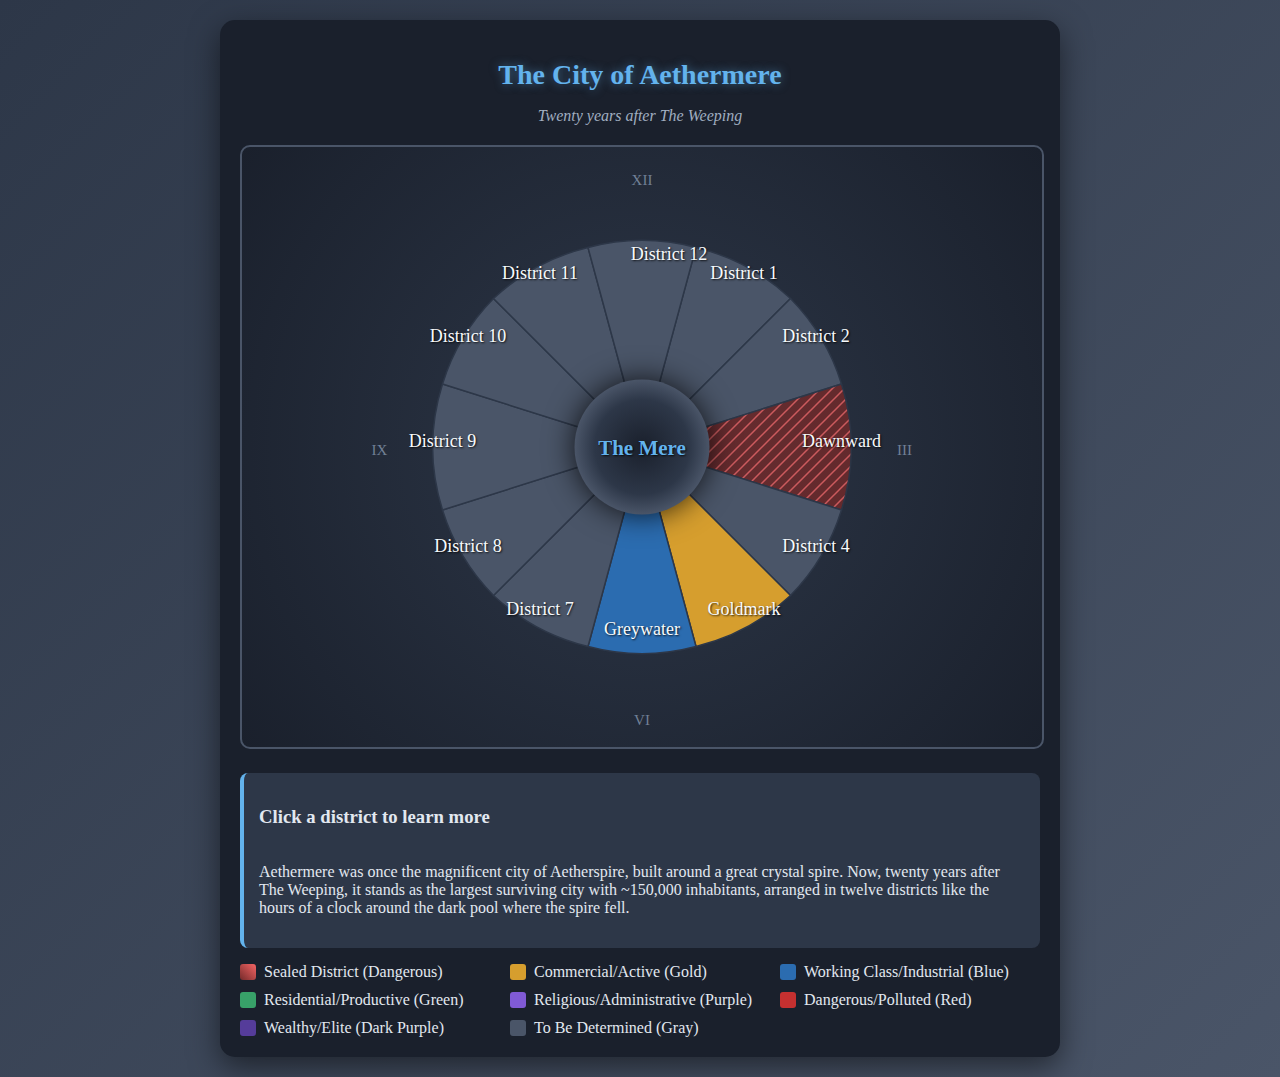
<file: aethermere_map.html>
<!DOCTYPE html>
<html lang="en">
<head>
    <meta charset="UTF-8">
    <meta name="viewport" content="width=device-width, initial-scale=1.0">
    <title>Aethermere City Map</title>
    <style>
        body {
            margin: 0;
            padding: 20px;
            background: linear-gradient(135deg, #2d3748, #4a5568);
            font-family: 'Georgia', serif;
            color: #e2e8f0;
        }
        
        .map-container {
            max-width: 800px;
            margin: 0 auto;
            background: #1a202c;
            border-radius: 15px;
            padding: 20px;
            box-shadow: 0 10px 30px rgba(0,0,0,0.5);
        }
        
        .map-title {
            text-align: center;
            font-size: 28px;
            margin-bottom: 10px;
            color: #63b3ed;
            text-shadow: 0 0 10px rgba(99, 179, 237, 0.5);
        }
        
        .map-subtitle {
            text-align: center;
            font-style: italic;
            color: #a0aec0;
            margin-bottom: 20px;
        }
        
        #map-svg {
            width: 100%;
            height: 600px;
            border: 2px solid #4a5568;
            border-radius: 10px;
            background: radial-gradient(circle at center, #2d3748, #1a202c);
        }
        
        .district {
            cursor: pointer;
            transition: all 0.3s ease;
            stroke: #2d3748;
            stroke-width: 1;
        }
        
        .district:hover {
            filter: brightness(1.3);
            stroke-width: 3;
        }
        
        .district-label {
            font-family: 'Georgia', serif;
            font-size: 12px;
            text-anchor: middle;
            fill: #f7fafc;
            text-shadow: 1px 1px 2px rgba(0,0,0,0.8);
            pointer-events: none;
        }
        
        .hour-marker {
            fill: #718096;
            font-size: 10px;
            text-anchor: middle;
        }
        
        .mere {
            fill: url(#mereGradient);
            filter: drop-shadow(0 0 10px rgba(0,0,0,0.8));
        }
        
        .sealed {
            fill: url(#sealedPattern);
            opacity: 0.8;
        }
        
        .info-panel {
            margin-top: 20px;
            padding: 15px;
            background: #2d3748;
            border-radius: 8px;
            border-left: 4px solid #63b3ed;
        }
        
        .info-header {
            display: flex;
            justify-content: space-between;
            align-items: center;
            margin-bottom: 10px;
        }
        
        .edit-btn {
            background: #63b3ed;
            color: #1a202c;
            border: none;
            padding: 4px 12px;
            border-radius: 4px;
            font-size: 12px;
            font-family: 'Georgia', serif;
            cursor: pointer;
            font-weight: bold;
        }
        
        .edit-btn:hover {
            opacity: 0.8;
        }
        
        .legend {
            display: grid;
            grid-template-columns: repeat(auto-fit, minmax(200px, 1fr));
            gap: 10px;
            margin-top: 15px;
        }
        
        .legend-item {
            display: flex;
            align-items: center;
            gap: 8px;
        }
        
        .legend-color {
            width: 16px;
            height: 16px;
            border-radius: 3px;
        }
        
        .edit-panel {
            display: none;
            position: fixed;
            top: 50%;
            left: 50%;
            transform: translate(-50%, -50%);
            background: #1a202c;
            border: 2px solid #63b3ed;
            border-radius: 10px;
            padding: 20px;
            z-index: 1000;
            box-shadow: 0 10px 30px rgba(0,0,0,0.8);
            width: 400px;
        }
        
        .edit-panel h3 {
            color: #63b3ed;
            margin-top: 0;
        }
        
        .form-group {
            margin-bottom: 15px;
        }
        
        .form-group label {
            display: block;
            color: #e2e8f0;
            margin-bottom: 5px;
            font-weight: bold;
        }
        
        .form-group input, .form-group textarea, .form-group select {
            width: 100%;
            padding: 8px;
            background: #2d3748;
            border: 1px solid #4a5568;
            border-radius: 5px;
            color: #e2e8f0;
            font-family: 'Georgia', serif;
        }
        
        .form-group textarea {
            height: 60px;
            resize: vertical;
        }
        
        .button-group {
            display: flex;
            gap: 10px;
            justify-content: flex-end;
            margin-top: 20px;
        }
        
        .btn {
            padding: 8px 16px;
            border: none;
            border-radius: 5px;
            cursor: pointer;
            font-family: 'Georgia', serif;
            font-weight: bold;
        }
        
        .btn-primary {
            background: #63b3ed;
            color: #1a202c;
        }
        
        .btn-secondary {
            background: #4a5568;
            color: #e2e8f0;
        }
        
        .btn:hover {
            opacity: 0.8;
        }
        
        .overlay {
            display: none;
            position: fixed;
            top: 0;
            left: 0;
            width: 100%;
            height: 100%;
            background: rgba(0,0,0,0.7);
            z-index: 999;
        }
    </style>
</head>
<body>
    <div class="map-container">
        <h1 class="map-title">The City of Aethermere</h1>
        <p class="map-subtitle">Twenty years after The Weeping</p>
        
        <svg id="map-svg" viewBox="0 0 400 400">
            <!-- Gradients and Patterns -->
            <defs>
                <radialGradient id="mereGradient" cx="50%" cy="50%" r="50%">
                    <stop offset="0%" style="stop-color:#1a202c"/>
                    <stop offset="70%" style="stop-color:#2d3748"/>
                    <stop offset="100%" style="stop-color:#4a5568"/>
                </radialGradient>
                
                <pattern id="sealedPattern" patternUnits="userSpaceOnUse" width="8" height="8">
                    <rect width="8" height="8" fill="#742a2a"/>
                    <path d="M0,8 L8,0 M-2,2 L2,-2 M6,10 L10,6" stroke="#f56565" stroke-width="1"/>
                </pattern>
            </defs>
            
            <!-- Hour markers -->
            <g id="hour-markers">
                <!-- 12 o'clock -->
                <text x="200" y="25" class="hour-marker">XII</text>
                <!-- 3 o'clock -->
                <text x="375" y="205" class="hour-marker">III</text>
                <!-- 6 o'clock -->
                <text x="200" y="385" class="hour-marker">VI</text>
                <!-- 9 o'clock -->
                <text x="25" y="205" class="hour-marker">IX</text>
            </g>
            
            <!-- 12 Districts (30 degrees each, starting from 12 o'clock) -->
            
            <!-- District 1 (1 o'clock - 15° to 45°) -->
            <path d="M 200,200 L 236,67 A 140,140 0 0,1 299,101 Z" 
                  class="district" 
                  style="fill:#4a5568"
                  data-name="District 1"
                  data-info="To be determined as the campaign develops."
                  data-status="Unknown"/>
            
            <!-- District 2 (2 o'clock - 45° to 75°) -->
            <path d="M 200,200 L 299,101 A 140,140 0 0,1 333,158 Z" 
                  class="district" 
                  style="fill:#4a5568"
                  data-name="District 2"
                  data-info="To be determined as the campaign develops."
                  data-status="Unknown"/>
            
            <!-- Dawnward - District 3 (3 o'clock - 75° to 105°) - SEALED -->
            <path d="M 200,200 L 333,158 A 140,140 0 0,1 333,242 Z" 
                  class="district sealed" 
                  data-name="Dawnward (3rd)"
                  data-info="Sealed District - Dangerous magical effects from The Weeping. Ratmen stronghold underneath."
                  data-status="Sealed - Dangerous"/>
            
            <!-- District 4 (4 o'clock - 105° to 135°) -->
            <path d="M 200,200 L 333,242 A 140,140 0 0,1 299,299 Z" 
                  class="district" 
                  style="fill:#4a5568"
                  data-name="District 4"
                  data-info="To be determined as the campaign develops."
                  data-status="Unknown"/>
            
            <!-- Goldmark - District 5 (5 o'clock - 135° to 165°) -->
            <path d="M 200,200 L 299,299 A 140,140 0 0,1 236,333 Z" 
                  class="district" 
                  style="fill:#d69e2e"
                  data-name="Goldmark (5th)"
                  data-info="Commercial heart - Guild halls, markets, active trade."
                  data-status="Active"/>
            
            <!-- Greywater - District 6 (6 o'clock - 165° to 195°) -->
            <path d="M 200,200 L 236,333 A 140,140 0 0,1 164,333 Z" 
                  class="district" 
                  style="fill:#2b6cb0"
                  data-name="Greywater (6th)"
                  data-info="Working class, docks. Renamed from Brightwater after The Weeping."
                  data-status="Struggling"/>
            
            <!-- District 7 (7 o'clock - 195° to 225°) -->
            <path d="M 200,200 L 164,333 A 140,140 0 0,1 101,299 Z" 
                  class="district" 
                  style="fill:#4a5568"
                  data-name="District 7"
                  data-info="To be determined as the campaign develops."
                  data-status="Unknown"/>
            
            <!-- District 8 (8 o'clock - 225° to 255°) -->
            <path d="M 200,200 L 101,299 A 140,140 0 0,1 67,242 Z" 
                  class="district" 
                  style="fill:#4a5568"
                  data-name="District 8"
                  data-info="To be determined as the campaign develops."
                  data-status="Unknown"/>
            
            <!-- District 9 (9 o'clock - 255° to 285°) -->
            <path d="M 200,200 L 67,242 A 140,140 0 0,1 67,158 Z" 
                  class="district" 
                  style="fill:#4a5568"
                  data-name="District 9"
                  data-info="To be determined as the campaign develops."
                  data-status="Unknown"/>
            
            <!-- District 10 (10 o'clock - 285° to 315°) -->
            <path d="M 200,200 L 67,158 A 140,140 0 0,1 101,101 Z" 
                  class="district" 
                  style="fill:#4a5568"
                  data-name="District 10"
                  data-info="To be determined as the campaign develops."
                  data-status="Unknown"/>
            
            <!-- District 11 (11 o'clock - 315° to 345°) -->
            <path d="M 200,200 L 101,101 A 140,140 0 0,1 164,67 Z" 
                  class="district" 
                  style="fill:#4a5568"
                  data-name="District 11"
                  data-info="To be determined as the campaign develops."
                  data-status="Unknown"/>
            
            <!-- District 12 (12 o'clock - 345° to 15°) -->
            <path d="M 200,200 L 164,67 A 140,140 0 0,1 236,67 Z" 
                  class="district" 
                  style="fill:#4a5568"
                  data-name="District 12"
                  data-info="To be determined as the campaign develops."
                  data-status="Unknown"/>
            
            <!-- The Mere (Center) -->
            <circle cx="200" cy="200" r="45" class="mere"/>
            
            <!-- District Labels positioned at midpoint of each segment -->
            <text x="218" y="75" class="district-label">District 12</text>
            <text x="268" y="88" class="district-label">District 1</text>
            <text x="316" y="130" class="district-label">District 2</text>
            <text x="333" y="200" class="district-label">Dawnward</text>
            <text x="316" y="270" class="district-label">District 4</text>
            <text x="268" y="312" class="district-label">Goldmark</text>
            <text x="200" y="325" class="district-label">Greywater</text>
            <text x="132" y="312" class="district-label">District 7</text>
            <text x="84" y="270" class="district-label">District 8</text>
            <text x="67" y="200" class="district-label">District 9</text>
            <text x="84" y="130" class="district-label">District 10</text>
            <text x="132" y="88" class="district-label">District 11</text>
            
            <!-- The Mere Label -->
            <text x="200" y="205" class="district-label" style="fill:#63b3ed; font-size:14px; font-weight:bold;">The Mere</text>
        </svg>
        
        <div class="info-panel">
            <div class="info-header">
                <h3 id="district-name">Click a district to learn more</h3>
                <button class="edit-btn" id="edit-btn" onclick="editCurrentDistrict()" style="display: none;">Edit</button>
            </div>
            <p id="district-info">Aethermere was once the magnificent city of Aetherspire, built around a great crystal spire. Now, twenty years after The Weeping, it stands as the largest surviving city with ~150,000 inhabitants, arranged in twelve districts like the hours of a clock around the dark pool where the spire fell.</p>
            <p id="district-status"></p>
        </div>
        
        <div class="legend">
            <div class="legend-item">
                <div class="legend-color" style="background: linear-gradient(45deg, #742a2a, #f56565);"></div>
                <span>Sealed District (Dangerous)</span>
            </div>
            <div class="legend-item">
                <div class="legend-color" style="background: #d69e2e;"></div>
                <span>Commercial/Active (Gold)</span>
            </div>
            <div class="legend-item">
                <div class="legend-color" style="background: #2b6cb0;"></div>
                <span>Working Class/Industrial (Blue)</span>
            </div>
            <div class="legend-item">
                <div class="legend-color" style="background: #38a169;"></div>
                <span>Residential/Productive (Green)</span>
            </div>
            <div class="legend-item">
                <div class="legend-color" style="background: #805ad5;"></div>
                <span>Religious/Administrative (Purple)</span>
            </div>
            <div class="legend-item">
                <div class="legend-color" style="background: #c53030;"></div>
                <span>Dangerous/Polluted (Red)</span>
            </div>
            <div class="legend-item">
                <div class="legend-color" style="background: #553c9a;"></div>
                <span>Wealthy/Elite (Dark Purple)</span>
            </div>
            <div class="legend-item">
                <div class="legend-color" style="background: #4a5568;"></div>
                <span>To Be Determined (Gray)</span>
            </div>
        </div>
        
        <!-- Edit Panel -->
        <div class="overlay" id="overlay"></div>
        <div class="edit-panel" id="edit-panel">
            <h3>Edit District</h3>
            <div class="form-group">
                <label for="edit-name">District Name:</label>
                <input type="text" id="edit-name" placeholder="e.g., Goldmark (5th)">
            </div>
            <div class="form-group">
                <label for="edit-info">Description:</label>
                <textarea id="edit-info" placeholder="Describe this district..."></textarea>
            </div>
            <div class="form-group">
                <label for="edit-status">Status:</label>
                <input type="text" id="edit-status" placeholder="e.g., Active, Struggling, Dangerous">
            </div>
            <div class="form-group">
                <label for="edit-type">District Type:</label>
                <select id="edit-type">
                    <option value="#4a5568">To Be Determined (Gray)</option>
                    <option value="#d69e2e">Commercial/Active (Gold)</option>
                    <option value="#2b6cb0">Working Class/Industrial (Blue)</option>
                    <option value="#38a169">Residential/Productive (Green)</option>
                    <option value="#805ad5">Religious/Administrative (Purple)</option>
                    <option value="#c53030">Dangerous/Polluted (Red)</option>
                    <option value="#553c9a">Wealthy/Elite (Dark Purple)</option>
                    <option value="sealed">Sealed District (Red Pattern)</option>
                </select>
            </div>
            <div class="button-group">
                <button class="btn btn-secondary" onclick="closeEditPanel()">Cancel</button>
                <button class="btn btn-primary" onclick="saveDistrict()">Save</button>
            </div>
        </div>
    </div>

    <script>
        let currentEditingDistrict = null;
        let currentSelectedDistrict = null;
        
        // Default district data
        const defaultDistrictData = {
            'District 12': { name: 'District 12', info: 'To be determined as the campaign develops.', status: 'Unknown', color: '#4a5568' },
            'District 1': { name: 'District 1', info: 'To be determined as the campaign develops.', status: 'Unknown', color: '#4a5568' },
            'District 2': { name: 'District 2', info: 'To be determined as the campaign develops.', status: 'Unknown', color: '#4a5568' },
            'Dawnward (3rd)': { name: 'Dawnward (3rd)', info: 'Sealed District - Dangerous magical effects from The Weeping. Ratmen stronghold underneath.', status: 'Sealed - Dangerous', color: 'sealed' },
            'District 4': { name: 'District 4', info: 'To be determined as the campaign develops.', status: 'Unknown', color: '#4a5568' },
            'Goldmark (5th)': { name: 'Goldmark (5th)', info: 'Commercial heart - Guild halls, markets, active trade.', status: 'Active', color: '#d69e2e' },
            'Greywater (6th)': { name: 'Greywater (6th)', info: 'Working class, docks. Renamed from Brightwater after The Weeping.', status: 'Struggling', color: '#2b6cb0' },
            'District 7': { name: 'District 7', info: 'To be determined as the campaign develops.', status: 'Unknown', color: '#4a5568' },
            'District 8': { name: 'District 8', info: 'To be determined as the campaign develops.', status: 'Unknown', color: '#4a5568' },
            'District 9': { name: 'District 9', info: 'To be determined as the campaign develops.', status: 'Unknown', color: '#4a5568' },
            'District 10': { name: 'District 10', info: 'To be determined as the campaign develops.', status: 'Unknown', color: '#4a5568' },
            'District 11': { name: 'District 11', info: 'To be determined as the campaign develops.', status: 'Unknown', color: '#4a5568' }
        };

        // Load district data from localStorage or use defaults
        function loadDistrictData() {
            const saved = localStorage.getItem('aethermere_districts');
            return saved ? JSON.parse(saved) : { ...defaultDistrictData };
        }
        
        // Save district data to localStorage
        function saveDistrictData(data) {
            localStorage.setItem('aethermere_districts', JSON.stringify(data));
        }
        
        // Initialize district data
        let districtData = loadDistrictData();
        
        // Apply saved data to districts on page load
        function initializeDistricts() {
            document.querySelectorAll('.district').forEach(district => {
                const name = district.dataset.name;
                const data = districtData[name];
                
                if (data) {
                    // Update dataset attributes
                    district.dataset.name = data.name;
                    district.dataset.info = data.info;
                    district.dataset.status = data.status;
                    
                    // Update visual appearance
                    if (data.color === 'sealed') {
                        district.classList.add('sealed');
                        district.style.fill = '';
                    } else {
                        district.classList.remove('sealed');
                        district.style.fill = data.color;
                    }
                    
                    // Update label if name changed
                    const labels = document.querySelectorAll('.district-label');
                    labels.forEach(label => {
                        const originalName = Object.keys(defaultDistrictData).find(key => 
                            label.textContent === key || label.textContent === key.split('(')[0].trim()
                        );
                        if (originalName && districtData[originalName] && districtData[originalName].name === data.name) {
                            label.textContent = data.name.includes('(') ? data.name.split('(')[0].trim() : data.name;
                        }
                    });
                }
            });
        }

        // Add interactivity
        document.querySelectorAll('.district').forEach(district => {
            district.addEventListener('click', function() {
                const name = this.dataset.name;
                const data = districtData[name] || districtData[Object.keys(districtData).find(key => 
                    districtData[key].name === name
                )];
                
                // If it's a TBD district or Ctrl+click, open edit panel directly
                if (data && (data.status === 'Unknown' || event.ctrlKey)) {
                    openEditPanel(this, data);
                } else if (data) {
                    // Regular click - show info and edit button
                    currentSelectedDistrict = this;
                    document.getElementById('district-name').textContent = data.name;
                    document.getElementById('district-info').textContent = data.info;
                    document.getElementById('district-status').textContent = 'Status: ' + data.status;
                    
                    // Show edit button for defined districts
                    document.getElementById('edit-btn').style.display = 'inline-block';
                    
                    // Highlight selected district
                    document.querySelectorAll('.district').forEach(d => {
                        d.style.strokeWidth = '1';
                        d.style.stroke = '#2d3748';
                    });
                    this.style.strokeWidth = '3';
                    this.style.stroke = '#63b3ed';
                }
            });
            
            // Prevent context menu on right click
            district.addEventListener('contextmenu', function(e) {
                e.preventDefault();
                const name = this.dataset.name;
                const data = districtData[name] || districtData[Object.keys(districtData).find(key => 
                    districtData[key].name === name
                )];
                if (data) openEditPanel(this, data);
            });
        });
        
        // Function to edit the currently selected district
        function editCurrentDistrict() {
            if (currentSelectedDistrict) {
                const name = currentSelectedDistrict.dataset.name;
                const data = districtData[name] || districtData[Object.keys(districtData).find(key => 
                    districtData[key].name === name
                )];
                if (data) {
                    openEditPanel(currentSelectedDistrict, data);
                }
            }
        }
        
        function openEditPanel(districtElement, data) {
            currentEditingDistrict = districtElement;
            
            document.getElementById('edit-name').value = data.name;
            document.getElementById('edit-info').value = data.info;
            document.getElementById('edit-status').value = data.status;
            document.getElementById('edit-type').value = data.color;
            
            document.getElementById('overlay').style.display = 'block';
            document.getElementById('edit-panel').style.display = 'block';
        }
        
        function closeEditPanel() {
            document.getElementById('overlay').style.display = 'none';
            document.getElementById('edit-panel').style.display = 'none';
            currentEditingDistrict = null;
        }
        
        function saveDistrict() {
            if (!currentEditingDistrict) return;
            
            const newName = document.getElementById('edit-name').value;
            const newInfo = document.getElementById('edit-info').value;
            const newStatus = document.getElementById('edit-status').value;
            const newColor = document.getElementById('edit-type').value;
            
            // Update district data
            const oldName = currentEditingDistrict.dataset.name;
            
            // Find the original key for this district
            const originalKey = Object.keys(districtData).find(key => 
                districtData[key].name === oldName || key === oldName
            );
            
            if (originalKey) {
                districtData[originalKey] = {
                    name: newName,
                    info: newInfo,
                    status: newStatus,
                    color: newColor
                };
                
                // Save to localStorage
                saveDistrictData(districtData);
            }
            
            // Update district element
            currentEditingDistrict.dataset.name = newName;
            currentEditingDistrict.dataset.info = newInfo;
            currentEditingDistrict.dataset.status = newStatus;
            
            // Update visual appearance
            if (newColor === 'sealed') {
                currentEditingDistrict.classList.add('sealed');
                currentEditingDistrict.style.fill = '';
            } else {
                currentEditingDistrict.classList.remove('sealed');
                currentEditingDistrict.style.fill = newColor;
            }
            
            // Update label
            const labels = document.querySelectorAll('.district-label');
            labels.forEach(label => {
                if (label.textContent === oldName || label.textContent.includes(oldName.split('(')[0].trim())) {
                    label.textContent = newName.includes('(') ? newName.split('(')[0].trim() : newName;
                }
            });
            
            // Update info panel if this district is currently selected
            document.getElementById('district-name').textContent = newName;
            document.getElementById('district-info').textContent = newInfo;
            document.getElementById('district-status').textContent = 'Status: ' + newStatus;
            
            closeEditPanel();
        }
        
        // Reset function (optional - for debugging or starting over)
        function resetAllDistricts() {
            if (confirm('Are you sure you want to reset all districts to default? This cannot be undone.')) {
                localStorage.removeItem('aethermere_districts');
                location.reload();
            }
        }
        
        // Initialize districts when page loads
        window.addEventListener('load', initializeDistricts);
        
        // Close panel when clicking overlay
        document.getElementById('overlay').addEventListener('click', closeEditPanel);
        
        // Hide edit button when clicking elsewhere
        document.addEventListener('click', function(e) {
            if (!e.target.closest('.district') && !e.target.closest('.info-panel')) {
                document.getElementById('edit-btn').style.display = 'none';
                currentSelectedDistrict = null;
            }
        });
    </script>
</body>
</html>
</file>
